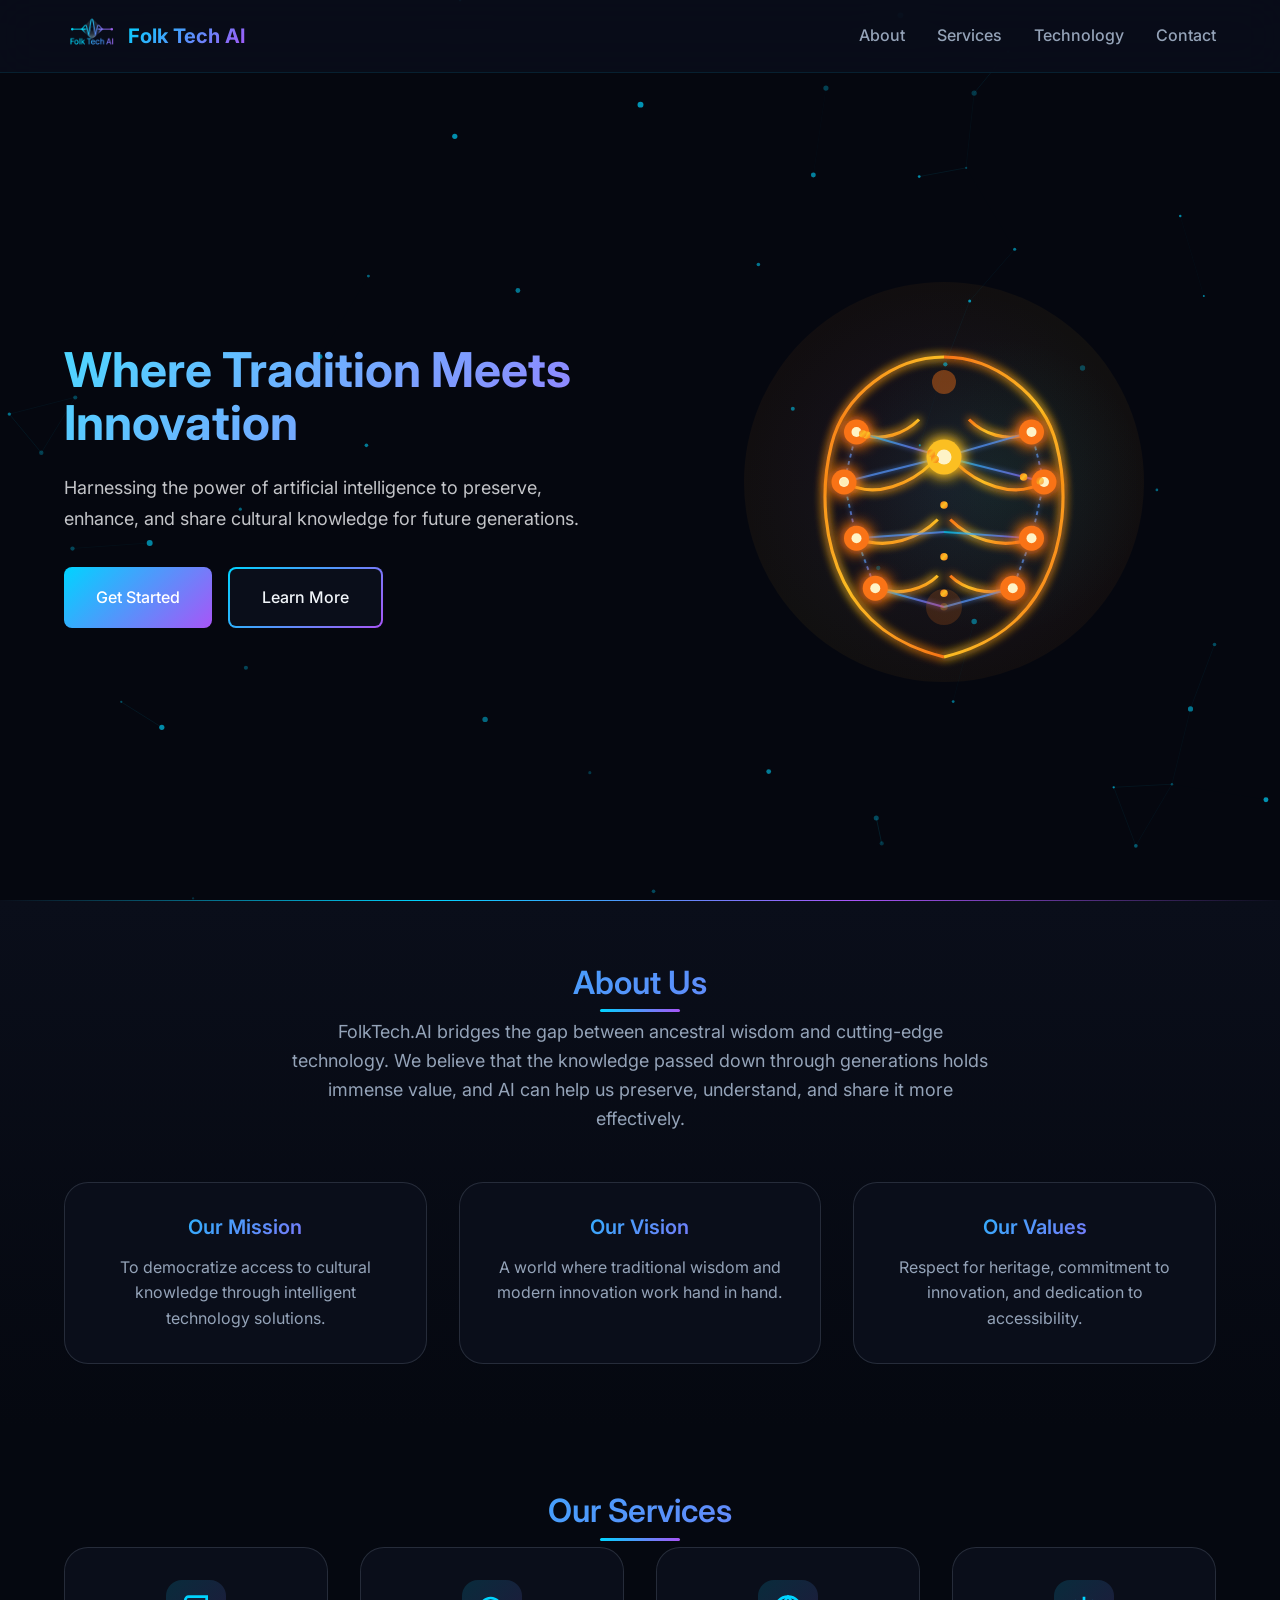
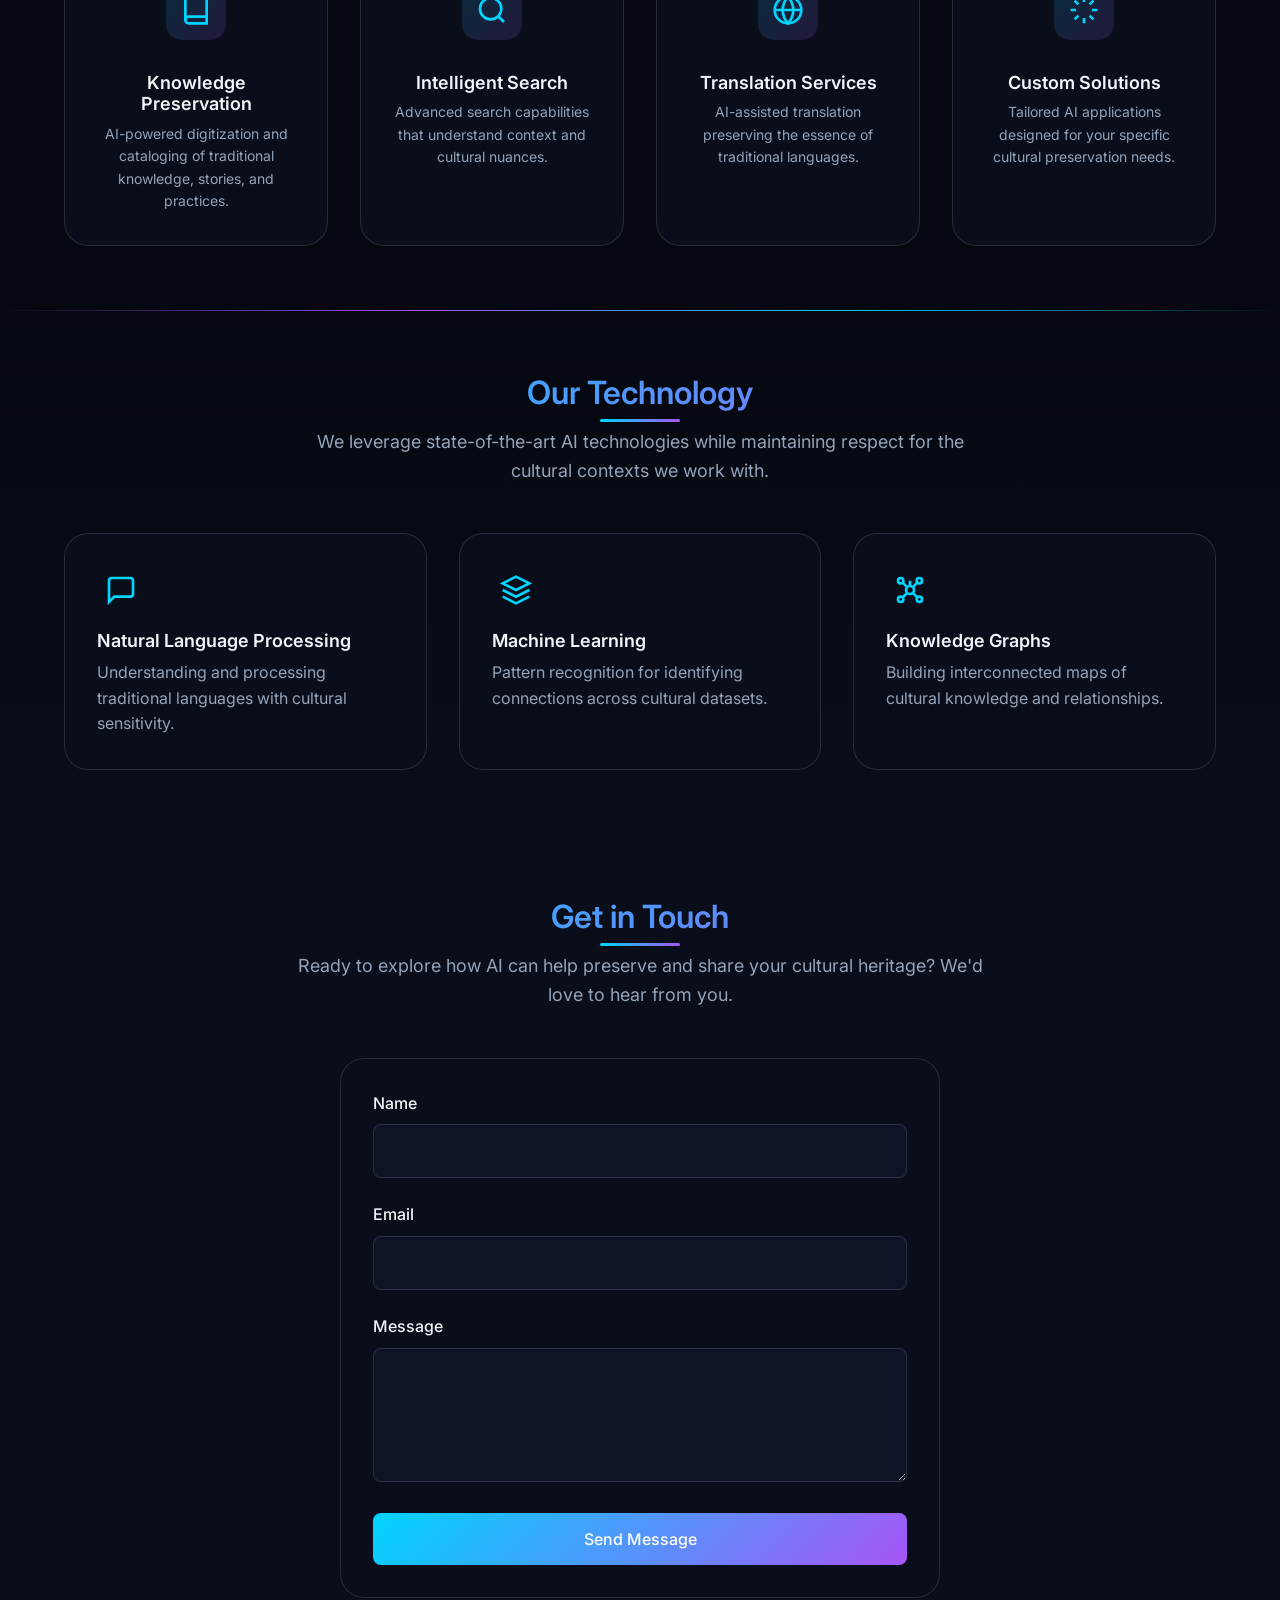
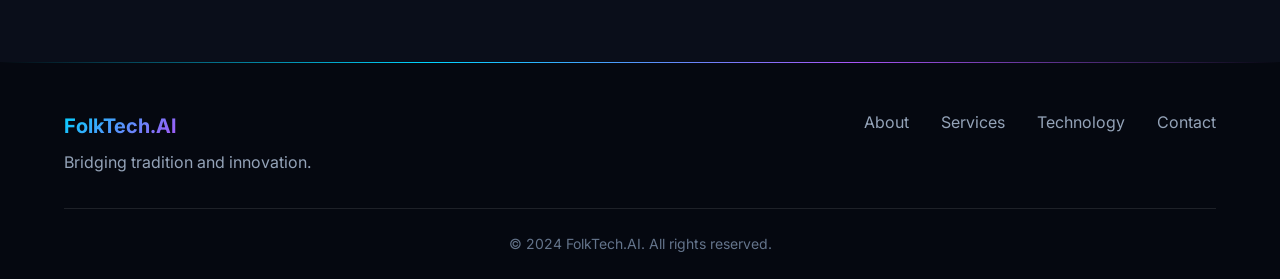
<file: index.html>
<!DOCTYPE html>
<html lang="en">
<head>
    <meta charset="UTF-8">
    <meta name="viewport" content="width=device-width, initial-scale=1.0">
    <meta name="description" content="FolkTech.AI - Bridging traditional wisdom with artificial intelligence">
    <title>FolkTech.AI - Where Tradition Meets Innovation</title>
    <link rel="stylesheet" href="css/style.css">
    <link rel="stylesheet" href="css/hero-clean.css">
    <link rel="stylesheet" href="css/animations.css">
    <link rel="preconnect" href="https://fonts.googleapis.com">
    <link rel="preconnect" href="https://fonts.gstatic.com" crossorigin>
    <link href="https://fonts.googleapis.com/css2?family=Inter:wght@300;400;500;600;700&display=swap" rel="stylesheet">
</head>
<body>
    <div class="page-background" aria-hidden="true"></div>
    <header class="header">
        <nav class="nav container">
            <a href="/" class="logo">
                <div class="logo-wrapper">
                    <img src="/assets/images/logo.png" alt="Folk Tech AI Logo" class="interactive-logo">
                </div>
                <span class="logo-text">Folk Tech AI</span>
            </a>
            <ul class="nav-links">
                <li><a href="#about">About</a></li>
                <li><a href="#services">Services</a></li>
                <li><a href="#technology">Technology</a></li>
                <li><a href="#contact">Contact</a></li>
            </ul>
            <button class="nav-toggle" aria-label="Toggle navigation">
                <span></span>
                <span></span>
                <span></span>
            </button>
        </nav>
    </header>

    <main>
        <section class="hero">
            <div class="hero-bg"></div>
            <!-- Particle background -->
            <canvas id="particleCanvas" class="particle-canvas"></canvas>

            <div class="hero-content container">
                <div class="hero-text">
                    <h1 class="hero-title">Where Tradition Meets Innovation</h1>
                    <p class="hero-subtitle">Harnessing the power of artificial intelligence to preserve, enhance, and share cultural knowledge for future generations.</p>
                    <div class="hero-cta">
                        <a href="#contact" class="btn btn-primary btn-glow">Get Started</a>
                        <a href="#about" class="btn btn-secondary">Learn More</a>
                    </div>
                </div>
                <div class="hero-visual">
                    <!-- Interactive Brain SVG -->
                    <div class="brain-container">
                        <svg xmlns="http://www.w3.org/2000/svg" viewBox="0 0 400 400" class="hero-illustration interactive-brain" id="interactiveBrain">
                            <defs>
                                <!-- Orange/Gold gradient for brain outline and nodes -->
                                <linearGradient id="brainGradient" x1="0%" y1="0%" x2="100%" y2="100%">
                                    <stop offset="0%" style="stop-color:#F97316"/>
                                    <stop offset="50%" style="stop-color:#FBBF24"/>
                                    <stop offset="100%" style="stop-color:#F97316"/>
                                </linearGradient>
                                <!-- Cyan to purple gradient for circuit lines -->
                                <linearGradient id="circuitGradient" x1="0%" y1="0%" x2="100%" y2="100%">
                                    <stop offset="0%" style="stop-color:#00D4FF;stop-opacity:0.7"/>
                                    <stop offset="100%" style="stop-color:#A855F7;stop-opacity:0.7"/>
                                </linearGradient>
                                <!-- Strong orange glow filter -->
                                <filter id="glow" x="-50%" y="-50%" width="200%" height="200%">
                                    <feGaussianBlur stdDeviation="4" result="coloredBlur"/>
                                    <feMerge>
                                        <feMergeNode in="coloredBlur"/>
                                        <feMergeNode in="coloredBlur"/>
                                        <feMergeNode in="SourceGraphic"/>
                                    </feMerge>
                                </filter>
                                <!-- Intense node glow -->
                                <filter id="nodeGlow" x="-100%" y="-100%" width="300%" height="300%">
                                    <feGaussianBlur stdDeviation="6" result="coloredBlur"/>
                                    <feMerge>
                                        <feMergeNode in="coloredBlur"/>
                                        <feMergeNode in="coloredBlur"/>
                                        <feMergeNode in="SourceGraphic"/>
                                    </feMerge>
                                </filter>
                                <!-- Cyan circuit glow -->
                                <filter id="circuitGlow" x="-50%" y="-50%" width="200%" height="200%">
                                    <feGaussianBlur stdDeviation="2" result="coloredBlur"/>
                                    <feMerge>
                                        <feMergeNode in="coloredBlur"/>
                                        <feMergeNode in="SourceGraphic"/>
                                    </feMerge>
                                </filter>
                            </defs>

                            <!-- Background glow -->
                            <circle cx="200" cy="200" r="160" fill="url(#brainGradient)" opacity="0.05"/>

                            <!-- Brain Outline - Orange/Gold glowing -->
                            <g stroke="url(#brainGradient)" stroke-width="2.5" fill="none" filter="url(#glow)">
                                <!-- Left Hemisphere -->
                                <path d="M200 100 C160 100 120 130 110 170 C100 210 105 250 120 280 C135 310 160 330 200 340"/>
                                <!-- Right Hemisphere -->
                                <path d="M200 100 C240 100 280 130 290 170 C300 210 295 250 280 280 C265 310 240 330 200 340"/>
                                <!-- Brain Wrinkles - Left -->
                                <path d="M130 160 C150 170 170 160 180 150"/>
                                <path d="M120 200 C145 215 175 200 190 185"/>
                                <path d="M130 245 C155 255 180 245 195 230"/>
                                <path d="M145 285 C165 292 185 285 195 275"/>
                                <!-- Brain Wrinkles - Right -->
                                <path d="M270 160 C250 170 230 160 220 150"/>
                                <path d="M280 200 C255 215 225 200 210 185"/>
                                <path d="M270 245 C245 255 220 245 205 230"/>
                                <path d="M255 285 C235 292 215 285 205 275"/>
                                <!-- Center Connection -->
                                <path d="M200 120 L200 320" stroke-dasharray="5,5"/>
                            </g>

                            <!-- Circuit Lines - Cyan to Purple -->
                            <g stroke="url(#circuitGradient)" stroke-width="1.5" fill="none" class="circuit-lines" filter="url(#circuitGlow)">
                                <!-- Horizontal Connections -->
                                <line x1="130" y1="160" x2="200" y2="180" class="circuit-line"/>
                                <line x1="270" y1="160" x2="200" y2="180" class="circuit-line"/>
                                <line x1="120" y1="200" x2="200" y2="180" class="circuit-line"/>
                                <line x1="280" y1="200" x2="200" y2="180" class="circuit-line"/>
                                <line x1="130" y1="245" x2="200" y2="240" class="circuit-line"/>
                                <line x1="270" y1="245" x2="200" y2="240" class="circuit-line"/>
                                <line x1="145" y1="285" x2="200" y2="300" class="circuit-line"/>
                                <line x1="255" y1="285" x2="200" y2="300" class="circuit-line"/>
                                <!-- Cross Connections -->
                                <line x1="130" y1="160" x2="120" y2="200" stroke-dasharray="3,3"/>
                                <line x1="120" y1="200" x2="130" y2="245" stroke-dasharray="3,3"/>
                                <line x1="130" y1="245" x2="145" y2="285" stroke-dasharray="3,3"/>
                                <line x1="270" y1="160" x2="280" y2="200" stroke-dasharray="3,3"/>
                                <line x1="280" y1="200" x2="270" y2="245" stroke-dasharray="3,3"/>
                                <line x1="270" y1="245" x2="255" y2="285" stroke-dasharray="3,3"/>
                            </g>

                            <!-- Interactive Clickable Nodes - Orange/Gold glowing -->
                            <g class="brain-nodes">
                                <!-- Left Side Nodes -->
                                <g class="brain-node" data-node="node-1" data-title="Neural Processing">
                                    <circle cx="130" cy="160" r="10" fill="#F97316" filter="url(#nodeGlow)" class="node-bg"/>
                                    <circle cx="130" cy="160" r="4" fill="#FEF3C7"/>
                                    <circle cx="130" cy="160" r="18" fill="transparent" class="node-hitbox"/>
                                </g>
                                <g class="brain-node" data-node="node-2" data-title="Memory Systems">
                                    <circle cx="120" cy="200" r="10" fill="#F97316" filter="url(#nodeGlow)" class="node-bg"/>
                                    <circle cx="120" cy="200" r="4" fill="#FEF3C7"/>
                                    <circle cx="120" cy="200" r="18" fill="transparent" class="node-hitbox"/>
                                </g>
                                <g class="brain-node" data-node="node-3" data-title="Pattern Recognition">
                                    <circle cx="130" cy="245" r="10" fill="#F97316" filter="url(#nodeGlow)" class="node-bg"/>
                                    <circle cx="130" cy="245" r="4" fill="#FEF3C7"/>
                                    <circle cx="130" cy="245" r="18" fill="transparent" class="node-hitbox"/>
                                </g>
                                <g class="brain-node" data-node="node-4" data-title="Language Models">
                                    <circle cx="145" cy="285" r="10" fill="#F97316" filter="url(#nodeGlow)" class="node-bg"/>
                                    <circle cx="145" cy="285" r="4" fill="#FEF3C7"/>
                                    <circle cx="145" cy="285" r="18" fill="transparent" class="node-hitbox"/>
                                </g>

                                <!-- Right Side Nodes -->
                                <g class="brain-node" data-node="node-5" data-title="Visual Processing">
                                    <circle cx="270" cy="160" r="10" fill="#F97316" filter="url(#nodeGlow)" class="node-bg"/>
                                    <circle cx="270" cy="160" r="4" fill="#FEF3C7"/>
                                    <circle cx="270" cy="160" r="18" fill="transparent" class="node-hitbox"/>
                                </g>
                                <g class="brain-node" data-node="node-6" data-title="Data Analytics">
                                    <circle cx="280" cy="200" r="10" fill="#F97316" filter="url(#nodeGlow)" class="node-bg"/>
                                    <circle cx="280" cy="200" r="4" fill="#FEF3C7"/>
                                    <circle cx="280" cy="200" r="18" fill="transparent" class="node-hitbox"/>
                                </g>
                                <g class="brain-node" data-node="node-7" data-title="Decision Engine">
                                    <circle cx="270" cy="245" r="10" fill="#F97316" filter="url(#nodeGlow)" class="node-bg"/>
                                    <circle cx="270" cy="245" r="4" fill="#FEF3C7"/>
                                    <circle cx="270" cy="245" r="18" fill="transparent" class="node-hitbox"/>
                                </g>
                                <g class="brain-node" data-node="node-8" data-title="Knowledge Graph">
                                    <circle cx="255" cy="285" r="10" fill="#F97316" filter="url(#nodeGlow)" class="node-bg"/>
                                    <circle cx="255" cy="285" r="4" fill="#FEF3C7"/>
                                    <circle cx="255" cy="285" r="18" fill="transparent" class="node-hitbox"/>
                                </g>

                                <!-- Center Nodes - Larger and brighter -->
                                <g class="brain-node brain-node-primary" data-node="node-core" data-title="AI Core Engine">
                                    <circle cx="200" cy="180" r="14" fill="#FBBF24" filter="url(#nodeGlow)" class="node-bg"/>
                                    <circle cx="200" cy="180" r="6" fill="#FEF3C7"/>
                                    <circle cx="200" cy="180" r="22" fill="transparent" class="node-hitbox"/>
                                </g>
                            </g>

                            <!-- Pulse Animations - Orange glow -->
                            <g class="pulse-effects">
                                <circle cx="200" cy="120" r="6" fill="#F97316" opacity="0.6">
                                    <animate attributeName="r" values="6;18;6" dur="2s" repeatCount="indefinite"/>
                                    <animate attributeName="opacity" values="0.6;0;0.6" dur="2s" repeatCount="indefinite"/>
                                </circle>
                                <circle cx="200" cy="300" r="6" fill="#F97316" opacity="0.6">
                                    <animate attributeName="r" values="6;18;6" dur="2s" repeatCount="indefinite" begin="1s"/>
                                    <animate attributeName="opacity" values="0.6;0;0.6" dur="2s" repeatCount="indefinite" begin="1s"/>
                                </circle>
                            </g>

                            <!-- Data flow particles (animated via JS) -->
                            <g class="data-particles" id="dataParticles"></g>
                        </svg>

                        <!-- Node tooltip -->
                        <div class="node-tooltip" id="nodeTooltip">
                            <span class="tooltip-text"></span>
                            <span class="tooltip-hint">Click to preview</span>
                        </div>
                    </div>
                </div>
            </div>
        </section>

        <section id="about" class="section about">
            <div class="container">
                <h2 class="section-title">About Us</h2>
                <p class="section-description">FolkTech.AI bridges the gap between ancestral wisdom and cutting-edge technology. We believe that the knowledge passed down through generations holds immense value, and AI can help us preserve, understand, and share it more effectively.</p>
                <div class="about-grid">
                    <div class="about-card electric-card" data-delay="0">
                        <div class="card-glow"></div>
                        <div class="electric-border"></div>
                        <h3>Our Mission</h3>
                        <p>To democratize access to cultural knowledge through intelligent technology solutions.</p>
                    </div>
                    <div class="about-card electric-card" data-delay="100">
                        <div class="card-glow"></div>
                        <div class="electric-border"></div>
                        <h3>Our Vision</h3>
                        <p>A world where traditional wisdom and modern innovation work hand in hand.</p>
                    </div>
                    <div class="about-card electric-card" data-delay="200">
                        <div class="card-glow"></div>
                        <div class="electric-border"></div>
                        <h3>Our Values</h3>
                        <p>Respect for heritage, commitment to innovation, and dedication to accessibility.</p>
                    </div>
                </div>
            </div>
        </section>

        <section id="services" class="section services">
            <div class="container">
                <h2 class="section-title">Our Services</h2>
                <div class="services-grid">
                    <div class="service-card electric-card" data-delay="0">
                        <div class="card-glow"></div>
                        <div class="electric-border"></div>
                        <div class="service-icon-wrapper">
                            <div class="service-icon">
                                <svg viewBox="0 0 24 24" fill="none" stroke="currentColor" stroke-width="2">
                                    <path d="M4 19.5A2.5 2.5 0 0 1 6.5 17H20"/>
                                    <path d="M6.5 2H20v20H6.5A2.5 2.5 0 0 1 4 19.5v-15A2.5 2.5 0 0 1 6.5 2z"/>
                                </svg>
                            </div>
                            <div class="icon-pulse"></div>
                        </div>
                        <h3>Knowledge Preservation</h3>
                        <p>AI-powered digitization and cataloging of traditional knowledge, stories, and practices.</p>
                    </div>
                    <div class="service-card electric-card" data-delay="100">
                        <div class="card-glow"></div>
                        <div class="electric-border"></div>
                        <div class="service-icon-wrapper">
                            <div class="service-icon">
                                <svg viewBox="0 0 24 24" fill="none" stroke="currentColor" stroke-width="2">
                                    <circle cx="11" cy="11" r="8"/>
                                    <path d="M21 21l-4.35-4.35"/>
                                </svg>
                            </div>
                            <div class="icon-pulse"></div>
                        </div>
                        <h3>Intelligent Search</h3>
                        <p>Advanced search capabilities that understand context and cultural nuances.</p>
                    </div>
                    <div class="service-card electric-card" data-delay="200">
                        <div class="card-glow"></div>
                        <div class="electric-border"></div>
                        <div class="service-icon-wrapper">
                            <div class="service-icon">
                                <svg viewBox="0 0 24 24" fill="none" stroke="currentColor" stroke-width="2">
                                    <circle cx="12" cy="12" r="10"/>
                                    <line x1="2" y1="12" x2="22" y2="12"/>
                                    <path d="M12 2a15.3 15.3 0 0 1 4 10 15.3 15.3 0 0 1-4 10 15.3 15.3 0 0 1-4-10 15.3 15.3 0 0 1 4-10z"/>
                                </svg>
                            </div>
                            <div class="icon-pulse"></div>
                        </div>
                        <h3>Translation Services</h3>
                        <p>AI-assisted translation preserving the essence of traditional languages.</p>
                    </div>
                    <div class="service-card electric-card" data-delay="300">
                        <div class="card-glow"></div>
                        <div class="electric-border"></div>
                        <div class="service-icon-wrapper">
                            <div class="service-icon">
                                <svg viewBox="0 0 24 24" fill="none" stroke="currentColor" stroke-width="2">
                                    <path d="M12 2v4M12 18v4M4.93 4.93l2.83 2.83M16.24 16.24l2.83 2.83M2 12h4M18 12h4M4.93 19.07l2.83-2.83M16.24 7.76l2.83-2.83"/>
                                </svg>
                            </div>
                            <div class="icon-pulse"></div>
                        </div>
                        <h3>Custom Solutions</h3>
                        <p>Tailored AI applications designed for your specific cultural preservation needs.</p>
                    </div>
                </div>
            </div>
        </section>

        <section id="technology" class="section technology">
            <div class="container">
                <h2 class="section-title">Our Technology</h2>
                <p class="section-description">We leverage state-of-the-art AI technologies while maintaining respect for the cultural contexts we work with.</p>
                <div class="tech-features">
                    <div class="tech-feature electric-card" data-delay="0">
                        <div class="card-glow"></div>
                        <div class="electric-border"></div>
                        <div class="tech-icon">
                            <svg viewBox="0 0 24 24" fill="none" stroke="currentColor" stroke-width="2">
                                <path d="M21 15a2 2 0 0 1-2 2H7l-4 4V5a2 2 0 0 1 2-2h14a2 2 0 0 1 2 2z"/>
                            </svg>
                        </div>
                        <h3>Natural Language Processing</h3>
                        <p>Understanding and processing traditional languages with cultural sensitivity.</p>
                    </div>
                    <div class="tech-feature electric-card" data-delay="100">
                        <div class="card-glow"></div>
                        <div class="electric-border"></div>
                        <div class="tech-icon">
                            <svg viewBox="0 0 24 24" fill="none" stroke="currentColor" stroke-width="2">
                                <path d="M12 2L2 7l10 5 10-5-10-5z"/>
                                <path d="M2 17l10 5 10-5"/>
                                <path d="M2 12l10 5 10-5"/>
                            </svg>
                        </div>
                        <h3>Machine Learning</h3>
                        <p>Pattern recognition for identifying connections across cultural datasets.</p>
                    </div>
                    <div class="tech-feature electric-card" data-delay="200">
                        <div class="card-glow"></div>
                        <div class="electric-border"></div>
                        <div class="tech-icon">
                            <svg viewBox="0 0 24 24" fill="none" stroke="currentColor" stroke-width="2">
                                <circle cx="12" cy="12" r="3"/>
                                <circle cx="19" cy="5" r="2"/>
                                <circle cx="5" cy="5" r="2"/>
                                <circle cx="5" cy="19" r="2"/>
                                <circle cx="19" cy="19" r="2"/>
                                <line x1="12" y1="9" x2="12" y2="5"/>
                                <line x1="6.5" y1="6.5" x2="9.5" y2="9.5"/>
                                <line x1="14.5" y1="14.5" x2="17.5" y2="17.5"/>
                                <line x1="6.5" y1="17.5" x2="9.5" y2="14.5"/>
                                <line x1="17.5" y1="6.5" x2="14.5" y2="9.5"/>
                            </svg>
                        </div>
                        <h3>Knowledge Graphs</h3>
                        <p>Building interconnected maps of cultural knowledge and relationships.</p>
                    </div>
                </div>
            </div>
        </section>

        <section id="contact" class="section contact">
            <div class="container">
                <h2 class="section-title">Get in Touch</h2>
                <p class="section-description">Ready to explore how AI can help preserve and share your cultural heritage? We'd love to hear from you.</p>
                <form class="contact-form electric-card" id="contactForm">
                    <div class="card-glow"></div>
                    <div class="electric-border"></div>
                    <div class="form-group">
                        <label for="name">Name</label>
                        <input type="text" id="name" name="name" required>
                    </div>
                    <div class="form-group">
                        <label for="email">Email</label>
                        <input type="email" id="email" name="email" required>
                    </div>
                    <div class="form-group">
                        <label for="message">Message</label>
                        <textarea id="message" name="message" rows="5" required></textarea>
                    </div>
                    <button type="submit" class="btn btn-primary btn-glow">Send Message</button>
                </form>
            </div>
        </section>
    </main>

    <footer class="footer">
        <div class="container">
            <div class="footer-content">
                <div class="footer-brand">
                    <span class="logo-text">FolkTech.AI</span>
                    <p>Bridging tradition and innovation.</p>
                </div>
                <div class="footer-links">
                    <a href="#about">About</a>
                    <a href="#services">Services</a>
                    <a href="#technology">Technology</a>
                    <a href="#contact">Contact</a>
                </div>
            </div>
            <div class="footer-bottom">
                <p>&copy; 2024 FolkTech.AI. All rights reserved.</p>
            </div>
        </div>
    </footer>

    <!-- Video Modal -->
    <div class="video-modal" id="videoModal">
        <div class="video-modal-overlay"></div>
        <div class="video-modal-content">
            <button class="video-modal-close" aria-label="Close modal">&times;</button>
            <div class="video-modal-header">
                <h3 class="video-modal-title"></h3>
            </div>
            <div class="video-modal-body">
                <!-- Placeholder video container -->
                <div class="video-placeholder" id="videoPlaceholder">
                    <div class="video-placeholder-animation">
                        <div class="placeholder-brain">
                            <svg viewBox="0 0 100 100" fill="none">
                                <circle cx="50" cy="50" r="40" stroke="url(#placeholderGrad)" stroke-width="2" fill="none">
                                    <animate attributeName="stroke-dasharray" values="0,251;251,0" dur="2s" repeatCount="indefinite"/>
                                </circle>
                                <defs>
                                    <linearGradient id="placeholderGrad" x1="0%" y1="0%" x2="100%" y2="100%">
                                        <stop offset="0%" style="stop-color:#00D4FF"/>
                                        <stop offset="100%" style="stop-color:#A855F7"/>
                                    </linearGradient>
                                </defs>
                            </svg>
                        </div>
                        <p class="placeholder-text">Video Coming Soon</p>
                        <p class="placeholder-subtext">Product demo will be available here</p>
                    </div>
                </div>
                <!-- Actual video element (hidden until videos are uploaded) -->
                <video class="video-player" id="videoPlayer" controls style="display: none;">
                    <source src="" type="video/mp4">
                    Your browser does not support the video tag.
                </video>
            </div>
        </div>
    </div>

    <script src="js/main.js"></script>
    <script src="js/interactions.js"></script>
</body>
</html>
</file>
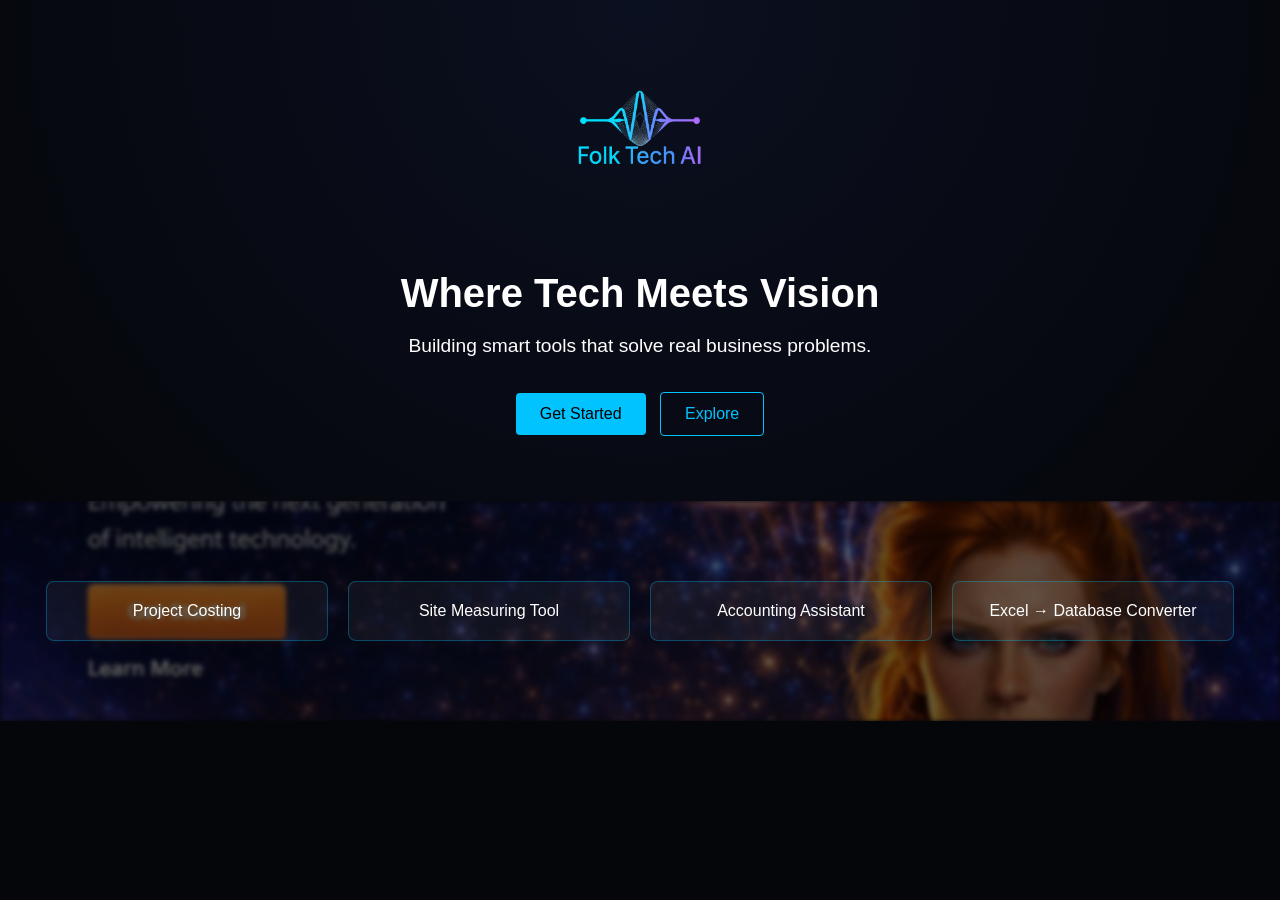
<file: mcsmartbytes_site_package/index.html>
<!DOCTYPE html>
<html lang="en">
<head>
  <meta charset="UTF-8" />
  <meta name="viewport" content="width=device-width, initial-scale=1.0"/>
  <title>MC Smart Bytes</title>
  <link rel="stylesheet" href="styles.css" />
</head>
<body>
  <header class="hero">
    <img src="logo.png" alt="MC Smart Bytes Logo" class="logo floating" />
    <div class="hero-text">
      <h1>Where Tech Meets Vision</h1>
      <p>Building smart tools that solve real business problems.</p>
      <div class="cta-buttons">
        <button class="cta primary">Get Started</button>
        <button class="cta secondary">Explore</button>
      </div>
    </div>
  </header>

  <section class="feature-section">
    <div class="feature-background"></div>
    <div class="feature-content">
      <div class="card">Project Costing</div>
      <div class="card">Site Measuring Tool</div>
      <div class="card">Accounting Assistant</div>
      <div class="card">Excel → Database Converter</div>
    </div>
  </section>

  <script src="script.js"></script>
</body>
</html>
</file>
<file: css/style.css>
/* ========================================
   CSS Variables & Reset
   Folk Tech AI - Dark Cosmic Theme
   ======================================== */
:root {
    /* Brand Colors - Cyan to Purple Gradient */
    --color-cyan: #00D4FF;
    --color-cyan-dark: #00A8CC;
    --color-purple: #A855F7;
    --color-purple-dark: #9333EA;
    --color-orange: #F97316;
    --color-orange-glow: #FB923C;
    --color-gold: #FBBF24;

    /* Primary gradient direction */
    --color-primary: #00D4FF;
    --color-primary-dark: #00A8CC;
    --color-secondary: #A855F7;
    --color-accent: #F97316;

    /* Dark Theme Colors */
    --color-bg-dark: #0A0E1A;
    --color-bg-darker: #050810;
    --color-bg-card: rgba(15, 23, 42, 0.8);
    --color-bg-card-hover: rgba(30, 41, 59, 0.9);

    /* Text Colors */
    --color-text: #F1F5F9;
    --color-text-light: #94A3B8;
    --color-text-muted: #64748B;
    --color-background: #0A0E1A;
    --color-background-alt: #0F172A;
    --color-border: rgba(148, 163, 184, 0.2);
    --color-border-glow: rgba(0, 212, 255, 0.3);

    --font-family: 'Inter', -apple-system, BlinkMacSystemFont, 'Segoe UI', Roboto, sans-serif;
    --font-size-base: 16px;
    --font-size-sm: 0.875rem;
    --font-size-lg: 1.125rem;
    --font-size-xl: 1.25rem;
    --font-size-2xl: 1.5rem;
    --font-size-3xl: 2rem;
    --font-size-4xl: 2.5rem;
    --font-size-5xl: 3rem;

    --spacing-xs: 0.25rem;
    --spacing-sm: 0.5rem;
    --spacing-md: 1rem;
    --spacing-lg: 1.5rem;
    --spacing-xl: 2rem;
    --spacing-2xl: 3rem;
    --spacing-3xl: 4rem;

    --border-radius-sm: 0.25rem;
    --border-radius-md: 0.5rem;
    --border-radius-lg: 1rem;
    --border-radius-xl: 1.5rem;
    --border-radius-full: 9999px;

    --shadow-sm: 0 1px 2px 0 rgba(0, 0, 0, 0.3);
    --shadow-md: 0 4px 6px -1px rgba(0, 0, 0, 0.4), 0 2px 4px -1px rgba(0, 0, 0, 0.3);
    --shadow-lg: 0 10px 15px -3px rgba(0, 0, 0, 0.4), 0 4px 6px -2px rgba(0, 0, 0, 0.3);
    --shadow-xl: 0 20px 25px -5px rgba(0, 0, 0, 0.4), 0 10px 10px -5px rgba(0, 0, 0, 0.3);
    --shadow-glow-cyan: 0 0 20px rgba(0, 212, 255, 0.3), 0 0 40px rgba(0, 212, 255, 0.1);
    --shadow-glow-purple: 0 0 20px rgba(168, 85, 247, 0.3), 0 0 40px rgba(168, 85, 247, 0.1);
    --shadow-glow-orange: 0 0 20px rgba(249, 115, 22, 0.4), 0 0 40px rgba(249, 115, 22, 0.2);

    --transition-fast: 150ms ease;
    --transition-normal: 250ms ease;
    --transition-slow: 350ms ease;

    --max-width: 1200px;
}

/* Reset */
*,
*::before,
*::after {
    box-sizing: border-box;
    margin: 0;
    padding: 0;
}

html {
    font-size: var(--font-size-base);
    scroll-behavior: smooth;
}

body {
    font-family: var(--font-family);
    color: var(--color-text);
    background-color: var(--color-bg-dark);
    line-height: 1.6;
    -webkit-font-smoothing: antialiased;
    -moz-osx-font-smoothing: grayscale;
    overflow-x: hidden;
}

.page-background {
    position: fixed;
    inset: 0;
    background-color: var(--color-bg-darker);
    pointer-events: none;
    z-index: -2;
}

.page-background::before {
    content: '';
    position: absolute;
    inset: 0;
    background-image: url('/assets/images/hero-bg.png');
    background-repeat: no-repeat;
    background-position: center;
    background-size: cover;
    opacity: 0.3;
    filter: none;
}

img {
    max-width: 100%;
    height: auto;
    display: block;
}

a {
    color: inherit;
    text-decoration: none;
}

ul {
    list-style: none;
}

button {
    font-family: inherit;
    cursor: pointer;
    border: none;
    background: none;
}

input,
textarea {
    font-family: inherit;
    font-size: inherit;
}

/* ========================================
   Layout
   ======================================== */
.container {
    width: 100%;
    max-width: var(--max-width);
    margin: 0 auto;
    padding: 0 var(--spacing-lg);
}

.section {
    padding: var(--spacing-3xl) 0;
    position: relative;
}

/* ========================================
   Typography
   ======================================== */
h1, h2, h3, h4, h5, h6 {
    font-weight: 600;
    line-height: 1.2;
    color: var(--color-text);
}

.section-title {
    font-size: var(--font-size-3xl);
    text-align: center;
    margin-bottom: var(--spacing-md);
    background: linear-gradient(135deg, var(--color-cyan) 0%, var(--color-purple) 100%);
    -webkit-background-clip: text;
    -webkit-text-fill-color: transparent;
    background-clip: text;
}

.section-description {
    font-size: var(--font-size-lg);
    color: var(--color-text-light);
    text-align: center;
    max-width: 700px;
    margin: 0 auto var(--spacing-2xl);
}

/* ========================================
   Header & Navigation
   ======================================== */
.header {
    position: fixed;
    top: 0;
    left: 0;
    right: 0;
    background: rgba(10, 14, 26, 0.85);
    backdrop-filter: blur(20px);
    z-index: 1000;
    border-bottom: 1px solid rgba(0, 212, 255, 0.1);
}

.nav {
    display: flex;
    align-items: center;
    justify-content: space-between;
    height: 72px;
}

.logo {
    display: flex;
    align-items: center;
    gap: var(--spacing-sm);
}

/* Interactive Logo Wrapper */
.logo-wrapper {
    display: inline-block;
    perspective: 1200px;
}

.interactive-logo {
    width: 56px;
    height: auto;
    transform-style: preserve-3d;
    transition: transform 0.16s cubic-bezier(.22,.61,.36,1), filter 0.3s ease;
    will-change: transform;
}

.interactive-logo:hover {
    filter: drop-shadow(0 0 14px rgba(0, 200, 255, 0.45))
            drop-shadow(0 0 22px rgba(160, 120, 255, 0.35));
}

.logo-text {
    font-size: var(--font-size-xl);
    font-weight: 700;
    background: linear-gradient(135deg, var(--color-cyan) 0%, var(--color-purple) 100%);
    -webkit-background-clip: text;
    -webkit-text-fill-color: transparent;
    background-clip: text;
}

.nav-links {
    display: flex;
    gap: var(--spacing-xl);
}

.nav-links a {
    font-weight: 500;
    color: var(--color-text-light);
    transition: color var(--transition-fast);
    position: relative;
}

.nav-links a::after {
    content: '';
    position: absolute;
    bottom: -4px;
    left: 0;
    width: 0;
    height: 2px;
    background: linear-gradient(90deg, var(--color-cyan), var(--color-purple));
    transition: width var(--transition-normal);
}

.nav-links a:hover {
    color: var(--color-text);
}

.nav-links a:hover::after {
    width: 100%;
}

.nav-toggle {
    display: none;
    flex-direction: column;
    gap: 5px;
    padding: var(--spacing-sm);
}

.nav-toggle span {
    display: block;
    width: 24px;
    height: 2px;
    background: linear-gradient(90deg, var(--color-cyan), var(--color-purple));
    transition: all var(--transition-fast);
}

/* ========================================
   Buttons
   ======================================== */
.btn {
    display: inline-flex;
    align-items: center;
    justify-content: center;
    padding: var(--spacing-sm) var(--spacing-lg);
    font-size: var(--font-size-base);
    font-weight: 500;
    border-radius: var(--border-radius-md);
    transition: all var(--transition-fast);
    position: relative;
    overflow: hidden;
}

.btn-primary {
    background: linear-gradient(135deg, var(--color-cyan) 0%, var(--color-purple) 100%);
    color: white;
    border: none;
}

.btn-primary:hover {
    transform: translateY(-2px);
    box-shadow: var(--shadow-glow-cyan);
}

.btn-primary::before {
    content: '';
    position: absolute;
    top: 0;
    left: -100%;
    width: 100%;
    height: 100%;
    background: linear-gradient(90deg, transparent, rgba(255,255,255,0.2), transparent);
    transition: left 0.5s ease;
}

.btn-primary:hover::before {
    left: 100%;
}

.btn-secondary {
    background-color: transparent;
    color: var(--color-text);
    border: 2px solid transparent;
    background-image: linear-gradient(var(--color-bg-dark), var(--color-bg-dark)),
                      linear-gradient(135deg, var(--color-cyan), var(--color-purple));
    background-origin: border-box;
    background-clip: padding-box, border-box;
}

.btn-secondary:hover {
    background-image: linear-gradient(135deg, var(--color-cyan), var(--color-purple)),
                      linear-gradient(135deg, var(--color-cyan), var(--color-purple));
    color: white;
}

/* ========================================
   About Section
   ======================================== */
.about {
    background: linear-gradient(180deg, var(--color-bg-dark) 0%, var(--color-bg-darker) 100%);
    position: relative;
}

.about::before {
    content: '';
    position: absolute;
    top: 0;
    left: 0;
    right: 0;
    height: 1px;
    background: linear-gradient(90deg, transparent, var(--color-cyan), var(--color-purple), transparent);
}

.about-grid {
    display: grid;
    grid-template-columns: repeat(auto-fit, minmax(280px, 1fr));
    gap: var(--spacing-xl);
}

.about-card {
    background: var(--color-bg-card);
    padding: var(--spacing-xl);
    border-radius: var(--border-radius-xl);
    text-align: center;
    border: 1px solid var(--color-border);
    backdrop-filter: blur(10px);
    transition: all var(--transition-normal);
    position: relative;
    z-index: 1;
}

.about-card::before {
    content: '';
    position: absolute;
    inset: -1px;
    border-radius: inherit;
    background: linear-gradient(135deg, var(--color-cyan), var(--color-purple));
    z-index: -1;
    opacity: 0;
    transition: opacity var(--transition-normal);
}

.about-card:hover::before {
    opacity: 1;
}

.about-card:hover {
    transform: translateY(-8px);
    box-shadow: var(--shadow-glow-cyan);
    background: var(--color-bg-card-hover);
}

.about-card h3 {
    font-size: var(--font-size-xl);
    margin-bottom: var(--spacing-md);
    background: linear-gradient(135deg, var(--color-cyan) 0%, var(--color-purple) 100%);
    -webkit-background-clip: text;
    -webkit-text-fill-color: transparent;
    background-clip: text;
}

.about-card p {
    color: var(--color-text-light);
}

/* ========================================
   Services Section
   ======================================== */
.services {
    background: var(--color-bg-darker);
    position: relative;
}

.services-grid {
    display: grid;
    grid-template-columns: repeat(auto-fit, minmax(250px, 1fr));
    gap: var(--spacing-xl);
}

.service-card {
    padding: var(--spacing-xl);
    border-radius: var(--border-radius-xl);
    background: var(--color-bg-card);
    border: 1px solid var(--color-border);
    text-align: center;
    transition: all var(--transition-normal);
    position: relative;
    overflow: hidden;
    backdrop-filter: blur(10px);
}

.service-card::before {
    content: '';
    position: absolute;
    inset: 0;
    border-radius: inherit;
    padding: 2px;
    background: linear-gradient(135deg, var(--color-cyan), var(--color-purple));
    -webkit-mask: linear-gradient(#fff 0 0) content-box, linear-gradient(#fff 0 0);
    -webkit-mask-composite: xor;
    mask-composite: exclude;
    opacity: 0;
    transition: opacity var(--transition-normal);
}

.service-card:hover::before {
    opacity: 1;
}

.service-card:hover {
    transform: translateY(-8px);
    box-shadow: var(--shadow-glow-purple);
    background: var(--color-bg-card-hover);
}

.service-icon {
    font-size: var(--font-size-4xl);
    margin-bottom: var(--spacing-md);
}

.service-card h3 {
    font-size: var(--font-size-lg);
    margin-bottom: var(--spacing-sm);
    color: var(--color-text);
}

.service-card p {
    font-size: var(--font-size-sm);
    color: var(--color-text-light);
}

/* ========================================
   Technology Section
   ======================================== */
.technology {
    background: linear-gradient(180deg, var(--color-bg-darker) 0%, var(--color-bg-dark) 100%);
    position: relative;
}

.technology::before {
    content: '';
    position: absolute;
    top: 0;
    left: 0;
    right: 0;
    height: 1px;
    background: linear-gradient(90deg, transparent, var(--color-purple), var(--color-cyan), transparent);
}

.tech-features {
    display: grid;
    grid-template-columns: repeat(auto-fit, minmax(300px, 1fr));
    gap: var(--spacing-xl);
}

.tech-feature {
    padding: var(--spacing-xl);
    background: var(--color-bg-card);
    border-radius: var(--border-radius-xl);
    border: 1px solid var(--color-border);
    position: relative;
    overflow: hidden;
    backdrop-filter: blur(10px);
    transition: all var(--transition-normal);
}

.tech-feature::before {
    content: '';
    position: absolute;
    left: 0;
    top: 0;
    bottom: 0;
    width: 4px;
    background: linear-gradient(180deg, var(--color-cyan), var(--color-purple));
}

.tech-feature:hover {
    transform: translateX(8px);
    box-shadow: var(--shadow-glow-cyan);
    background: var(--color-bg-card-hover);
}

.tech-feature h3 {
    font-size: var(--font-size-lg);
    margin-bottom: var(--spacing-sm);
    color: var(--color-text);
}

.tech-feature p {
    color: var(--color-text-light);
}

/* ========================================
   Contact Section
   ======================================== */
.contact {
    background: var(--color-bg-dark);
}

.contact-form {
    max-width: 600px;
    margin: 0 auto;
    padding: var(--spacing-xl);
    background: var(--color-bg-card);
    border-radius: var(--border-radius-xl);
    border: 1px solid var(--color-border);
    backdrop-filter: blur(10px);
}

.form-group {
    margin-bottom: var(--spacing-lg);
    position: relative;
    z-index: 10;
}

.form-group label {
    display: block;
    font-weight: 500;
    margin-bottom: var(--spacing-sm);
    color: var(--color-text);
}

.form-group input,
.form-group textarea {
    width: 100%;
    padding: var(--spacing-md);
    background: rgba(15, 23, 42, 0.8);
    border: 1px solid var(--color-border);
    border-radius: var(--border-radius-md);
    color: var(--color-text);
    transition: all var(--transition-fast);
}

.form-group input::placeholder,
.form-group textarea::placeholder {
    color: var(--color-text-muted);
}

.form-group input:focus,
.form-group textarea:focus {
    outline: none;
    border-color: var(--color-cyan);
    box-shadow: 0 0 0 3px rgba(0, 212, 255, 0.1), var(--shadow-glow-cyan);
}

.contact-form .btn {
    width: 100%;
    padding: var(--spacing-md);
}

/* ========================================
   Footer
   ======================================== */
.footer {
    background: var(--color-bg-darker);
    color: white;
    padding: var(--spacing-2xl) 0 var(--spacing-lg);
    position: relative;
}

.footer::before {
    content: '';
    position: absolute;
    top: 0;
    left: 0;
    right: 0;
    height: 1px;
    background: linear-gradient(90deg, transparent, var(--color-cyan), var(--color-purple), transparent);
}

.footer-content {
    display: flex;
    justify-content: space-between;
    align-items: flex-start;
    flex-wrap: wrap;
    gap: var(--spacing-xl);
    padding-bottom: var(--spacing-xl);
    border-bottom: 1px solid rgba(255, 255, 255, 0.1);
}

.footer-brand .logo-text {
    display: inline-block;
    margin-bottom: var(--spacing-sm);
}

.footer-brand p {
    color: var(--color-text-light);
}

.footer-links {
    display: flex;
    gap: var(--spacing-xl);
}

.footer-links a {
    color: var(--color-text-light);
    transition: color var(--transition-fast);
}

.footer-links a:hover {
    color: var(--color-cyan);
}

.footer-bottom {
    padding-top: var(--spacing-lg);
    text-align: center;
    color: var(--color-text-muted);
    font-size: var(--font-size-sm);
}

/* ========================================
   Responsive Design
   ======================================== */
@media (max-width: 768px) {
    :root {
        --font-size-3xl: 1.75rem;
        --font-size-4xl: 2rem;
        --font-size-5xl: 2.5rem;
    }

    .nav-links {
        display: none;
        position: absolute;
        top: 100%;
        left: 0;
        right: 0;
        flex-direction: column;
        background: rgba(10, 14, 26, 0.98);
        backdrop-filter: blur(20px);
        padding: var(--spacing-lg);
        gap: var(--spacing-md);
        border-bottom: 1px solid var(--color-border);
    }

    .nav-links.active {
        display: flex;
    }

    .nav-toggle {
        display: flex;
    }

    .footer-content {
        flex-direction: column;
        text-align: center;
    }

    .footer-links {
        justify-content: center;
    }
}

@media (max-width: 480px) {
    .container {
        padding: 0 var(--spacing-md);
    }

    .section {
        padding: var(--spacing-2xl) 0;
    }

    .hero-cta {
        flex-direction: column;
    }

    .hero-cta .btn {
        width: 100%;
    }
}
</file>
<file: css/hero-clean.css>
/* ========================================
   Hero Section - Clean Design
   ======================================== */

.hero {
    position: relative;
    min-height: 100vh;
    display: flex;
    align-items: center;
    padding-top: 72px; /* Header height */
    overflow: hidden;
    color: #F8FAFC;
    background-color: #05070f;
}

.hero-bg {
    display: none;
}

.hero-content {
    display: grid;
    grid-template-columns: 1fr 1fr;
    gap: var(--spacing-3xl);
    align-items: center;
    position: relative;
    z-index: 1;
}

.hero-text {
    max-width: 600px;
}

.hero-title {
    font-size: var(--font-size-5xl);
    font-weight: 700;
    line-height: 1.1;
    margin-bottom: var(--spacing-lg);
    color: #E2E8F0;
    background: linear-gradient(135deg, #4DD7FF 0%, #9A7BFF 100%);
    -webkit-background-clip: text;
    -webkit-text-fill-color: transparent;
    background-clip: text;
}

.hero-subtitle {
    font-size: var(--font-size-lg);
    color: rgba(248, 250, 252, 0.78);
    margin-bottom: var(--spacing-xl);
    line-height: 1.7;
}

.hero-cta {
    display: flex;
    gap: var(--spacing-md);
    flex-wrap: wrap;
}

.hero-cta .btn {
    padding: var(--spacing-md) var(--spacing-xl);
    font-size: var(--font-size-base);
}

/* Hero Visual */
.hero-visual {
    display: flex;
    justify-content: center;
    align-items: center;
    position: relative;
}

.hero-illustration {
    width: 100%;
    max-width: 500px;
    height: auto;
    animation: float 6s ease-in-out infinite;
}

@keyframes float {
    0%, 100% {
        transform: translateY(0);
    }
    50% {
        transform: translateY(-20px);
    }
}

/* Decorative Elements */
.hero-visual::before {
    content: '';
    position: absolute;
    width: 400px;
    height: 400px;
    border-radius: 50%;
    background: radial-gradient(
        circle,
        rgba(79, 70, 229, 0.1) 0%,
        transparent 70%
    );
    z-index: -1;
}

.hero-visual::after {
    content: '';
    position: absolute;
    width: 300px;
    height: 300px;
    border-radius: 50%;
    background: radial-gradient(
        circle,
        rgba(16, 185, 129, 0.1) 0%,
        transparent 70%
    );
    top: 50%;
    left: 60%;
    transform: translate(-50%, -50%);
    z-index: -1;
}

/* Responsive Adjustments */
@media (max-width: 992px) {
    .hero-content {
        grid-template-columns: 1fr;
        text-align: center;
        gap: var(--spacing-2xl);
    }

    .hero-text {
        max-width: 100%;
        order: 1;
    }

    .hero-visual {
        order: 0;
    }

    .hero-illustration {
        max-width: 350px;
    }

    .hero-cta {
        justify-content: center;
    }
}

@media (max-width: 768px) {
    .hero {
        min-height: auto;
        padding-top: calc(72px + var(--spacing-2xl));
        padding-bottom: var(--spacing-2xl);
    }

    .hero-title {
        font-size: var(--font-size-4xl);
    }

    .hero-illustration {
        max-width: 280px;
    }
}

@media (max-width: 480px) {
    .hero-title {
        font-size: var(--font-size-3xl);
    }

    .hero-subtitle {
        font-size: var(--font-size-base);
    }

    .hero-illustration {
        max-width: 220px;
    }
}
</file>
<file: css/animations.css>
/* ========================================
   FolkTech.AI - Spectacular Animations
   Dark Cosmic Theme - Cyan/Purple/Orange
   ======================================== */

/* ========================================
   Particle Canvas Background
   ======================================== */
.particle-canvas {
    position: absolute;
    top: 0;
    left: 0;
    width: 100%;
    height: 100%;
    pointer-events: none;
    z-index: 2;
}

/* ========================================
   Interactive Brain Styles
   ======================================== */
.brain-container {
    position: relative;
    width: 100%;
    max-width: 500px;
}

.interactive-brain {
    width: 100%;
    height: auto;
    cursor: default;
}

/* Brain Nodes */
.brain-node {
    cursor: pointer;
    transition: transform 0.3s ease;
}

.brain-node .node-bg {
    transition: all 0.3s ease;
}

.brain-node .node-hitbox {
    cursor: pointer;
}

.brain-node:hover .node-bg {
    transform: scale(1.3);
    transform-origin: center;
}

.brain-node:hover {
    filter: brightness(1.2);
}

.brain-node-primary .node-bg {
    animation: corePulse 2s ease-in-out infinite;
}

@keyframes corePulse {
    0%, 100% {
        transform: scale(1);
        opacity: 1;
    }
    50% {
        transform: scale(1.1);
        opacity: 0.9;
    }
}

/* Circuit Line Animations */
.circuit-line {
    stroke-dasharray: 100;
    stroke-dashoffset: 100;
    animation: drawLine 2s ease forwards;
}

.circuit-lines line:nth-child(1) { animation-delay: 0.1s; }
.circuit-lines line:nth-child(2) { animation-delay: 0.2s; }
.circuit-lines line:nth-child(3) { animation-delay: 0.3s; }
.circuit-lines line:nth-child(4) { animation-delay: 0.4s; }
.circuit-lines line:nth-child(5) { animation-delay: 0.5s; }
.circuit-lines line:nth-child(6) { animation-delay: 0.6s; }
.circuit-lines line:nth-child(7) { animation-delay: 0.7s; }
.circuit-lines line:nth-child(8) { animation-delay: 0.8s; }

@keyframes drawLine {
    to {
        stroke-dashoffset: 0;
    }
}

/* Node Tooltip */
.node-tooltip {
    position: absolute;
    background: rgba(10, 14, 26, 0.95);
    color: white;
    padding: 12px 16px;
    border-radius: 8px;
    font-size: 14px;
    pointer-events: none;
    opacity: 0;
    transform: translateY(10px);
    transition: all 0.3s ease;
    z-index: 100;
    backdrop-filter: blur(10px);
    border: 1px solid rgba(249, 115, 22, 0.4);
    box-shadow: 0 10px 40px rgba(0, 0, 0, 0.5), 0 0 20px rgba(249, 115, 22, 0.2);
}

.node-tooltip.visible {
    opacity: 1;
    transform: translateY(0);
}

.node-tooltip .tooltip-text {
    display: block;
    font-weight: 600;
    background: linear-gradient(135deg, #F97316, #FBBF24);
    -webkit-background-clip: text;
    -webkit-text-fill-color: transparent;
    background-clip: text;
}

.node-tooltip .tooltip-hint {
    display: block;
    font-size: 11px;
    color: rgba(255, 255, 255, 0.6);
    margin-top: 4px;
}

/* ========================================
   Electric Card Effects
   ======================================== */
.electric-card {
    position: relative;
    overflow: hidden;
    background: var(--color-background);
}

.card-glow {
    position: absolute;
    top: -50%;
    left: -50%;
    width: 200%;
    height: 200%;
    background: radial-gradient(
        circle at center,
        rgba(0, 212, 255, 0.15) 0%,
        transparent 50%
    );
    opacity: 0;
    transition: opacity 0.5s ease;
    pointer-events: none;
    z-index: 0;
}

.electric-card:hover .card-glow {
    opacity: 1;
}

/* Electric Border Animation */
.electric-border {
    position: absolute;
    top: 0;
    left: 0;
    right: 0;
    bottom: 0;
    border-radius: inherit;
    pointer-events: none;
    z-index: 1;
}

.electric-border::before,
.electric-border::after {
    content: '';
    position: absolute;
    width: 100%;
    height: 100%;
    border-radius: inherit;
}

.electric-border::before {
    top: 0;
    left: 0;
    background: linear-gradient(90deg,
        transparent 0%,
        rgba(0, 212, 255, 0.8) 25%,
        rgba(168, 85, 247, 0.8) 50%,
        rgba(0, 212, 255, 0.8) 75%,
        transparent 100%
    );
    background-size: 200% 2px;
    background-repeat: no-repeat;
    background-position: -100% 0;
    opacity: 0;
    transition: opacity 0.3s ease;
}

.electric-border::after {
    bottom: 0;
    right: 0;
    background: linear-gradient(90deg,
        transparent 0%,
        rgba(0, 212, 255, 0.8) 25%,
        rgba(168, 85, 247, 0.8) 50%,
        rgba(0, 212, 255, 0.8) 75%,
        transparent 100%
    );
    background-size: 200% 2px;
    background-repeat: no-repeat;
    background-position: 200% 100%;
    opacity: 0;
    transition: opacity 0.3s ease;
}

.electric-card:hover .electric-border::before {
    opacity: 1;
    animation: electricTop 1.5s linear infinite;
}

.electric-card:hover .electric-border::after {
    opacity: 1;
    animation: electricBottom 1.5s linear infinite;
}

@keyframes electricTop {
    0% {
        background-position: -100% 0;
    }
    100% {
        background-position: 200% 0;
    }
}

@keyframes electricBottom {
    0% {
        background-position: 200% 100%;
    }
    100% {
        background-position: -100% 100%;
    }
}

/* Electric Pulse Effect on Cards */
.electric-card::before {
    content: '';
    position: absolute;
    top: -2px;
    left: -2px;
    right: -2px;
    bottom: -2px;
    background: linear-gradient(135deg, #00D4FF, #A855F7, #00D4FF);
    background-size: 400% 400%;
    border-radius: inherit;
    z-index: -1;
    opacity: 0;
    transition: opacity 0.5s ease;
    animation: gradientShift 3s ease infinite;
}

.electric-card:hover::before {
    opacity: 1;
}

@keyframes gradientShift {
    0% {
        background-position: 0% 50%;
    }
    50% {
        background-position: 100% 50%;
    }
    100% {
        background-position: 0% 50%;
    }
}

/* Spark Effect */
.electric-card.spark::after {
    content: '';
    position: absolute;
    width: 10px;
    height: 10px;
    background: white;
    border-radius: 50%;
    box-shadow:
        0 0 10px #00D4FF,
        0 0 20px #00D4FF,
        0 0 30px #A855F7;
    animation: spark 0.5s ease-out forwards;
    pointer-events: none;
}

@keyframes spark {
    0% {
        transform: scale(1);
        opacity: 1;
    }
    100% {
        transform: scale(3);
        opacity: 0;
    }
}

/* ========================================
   Service Card Icon Effects
   ======================================== */
.service-icon-wrapper {
    position: relative;
    display: inline-flex;
    align-items: center;
    justify-content: center;
    margin-bottom: var(--spacing-md);
}

.service-icon {
    width: 60px;
    height: 60px;
    display: flex;
    align-items: center;
    justify-content: center;
    background: linear-gradient(135deg, rgba(0, 212, 255, 0.15), rgba(168, 85, 247, 0.15));
    border-radius: 16px;
    position: relative;
    z-index: 1;
}

.service-icon svg {
    width: 32px;
    height: 32px;
    stroke: var(--color-primary);
    transition: all 0.3s ease;
}

.service-card:hover .service-icon svg {
    stroke: url(#brainGradient);
    transform: scale(1.1);
}

.icon-pulse {
    position: absolute;
    width: 60px;
    height: 60px;
    border-radius: 16px;
    background: linear-gradient(135deg, rgba(0, 212, 255, 0.3), rgba(168, 85, 247, 0.3));
    opacity: 0;
    z-index: 0;
}

.service-card:hover .icon-pulse {
    animation: iconPulse 1s ease-out infinite;
}

@keyframes iconPulse {
    0% {
        transform: scale(1);
        opacity: 0.5;
    }
    100% {
        transform: scale(1.5);
        opacity: 0;
    }
}

/* ========================================
   Tech Feature Icons
   ======================================== */
.tech-icon {
    width: 48px;
    height: 48px;
    display: flex;
    align-items: center;
    justify-content: center;
    margin-bottom: var(--spacing-md);
}

.tech-icon svg {
    width: 32px;
    height: 32px;
    stroke: var(--color-primary);
    transition: all 0.3s ease;
}

.tech-feature:hover .tech-icon svg {
    stroke: var(--color-secondary);
    transform: rotate(5deg) scale(1.1);
}

/* ========================================
   Button Glow Effect
   ======================================== */
.btn-glow {
    position: relative;
    overflow: hidden;
}

.btn-glow::before {
    content: '';
    position: absolute;
    top: 0;
    left: -100%;
    width: 100%;
    height: 100%;
    background: linear-gradient(
        90deg,
        transparent,
        rgba(255, 255, 255, 0.3),
        transparent
    );
    transition: left 0.5s ease;
}

.btn-glow:hover::before {
    left: 100%;
}

.btn-glow::after {
    content: '';
    position: absolute;
    top: -50%;
    left: -50%;
    width: 200%;
    height: 200%;
    background: radial-gradient(
        circle at center,
        rgba(255, 255, 255, 0.1) 0%,
        transparent 50%
    );
    opacity: 0;
    transition: opacity 0.3s ease;
}

.btn-glow:hover::after {
    opacity: 1;
}

/* ========================================
   Video Modal Styles
   ======================================== */
.video-modal {
    position: fixed;
    top: 0;
    left: 0;
    width: 100%;
    height: 100%;
    z-index: 10000;
    display: flex;
    align-items: center;
    justify-content: center;
    opacity: 0;
    visibility: hidden;
    transition: all 0.4s ease;
}

.video-modal.active {
    opacity: 1;
    visibility: visible;
}

.video-modal-overlay {
    position: absolute;
    top: 0;
    left: 0;
    width: 100%;
    height: 100%;
    background: rgba(0, 0, 0, 0.9);
    backdrop-filter: blur(10px);
}

.video-modal-content {
    position: relative;
    width: 90%;
    max-width: 800px;
    background: linear-gradient(135deg, rgba(15, 23, 42, 0.98), rgba(5, 8, 16, 0.98));
    border-radius: 20px;
    overflow: hidden;
    transform: scale(0.9) translateY(20px);
    transition: transform 0.4s ease;
    border: 1px solid rgba(0, 212, 255, 0.3);
    box-shadow:
        0 0 50px rgba(0, 212, 255, 0.3),
        0 0 100px rgba(168, 85, 247, 0.1);
}

.video-modal.active .video-modal-content {
    transform: scale(1) translateY(0);
}

.video-modal-close {
    position: absolute;
    top: 16px;
    right: 16px;
    width: 40px;
    height: 40px;
    display: flex;
    align-items: center;
    justify-content: center;
    background: rgba(255, 255, 255, 0.1);
    border: none;
    border-radius: 50%;
    color: white;
    font-size: 24px;
    cursor: pointer;
    transition: all 0.3s ease;
    z-index: 10;
}

.video-modal-close:hover {
    background: rgba(239, 68, 68, 0.8);
    transform: rotate(90deg);
}

.video-modal-header {
    padding: 24px 24px 16px;
    border-bottom: 1px solid rgba(255, 255, 255, 0.1);
}

.video-modal-title {
    font-size: 1.5rem;
    font-weight: 600;
    background: linear-gradient(135deg, #00D4FF, #A855F7);
    -webkit-background-clip: text;
    -webkit-text-fill-color: transparent;
    background-clip: text;
    margin: 0;
}

.video-modal-body {
    padding: 24px;
    min-height: 300px;
}

/* Video Placeholder */
.video-placeholder {
    width: 100%;
    aspect-ratio: 16/9;
    background: linear-gradient(135deg, rgba(0, 212, 255, 0.1), rgba(168, 85, 247, 0.1));
    border-radius: 12px;
    display: flex;
    align-items: center;
    justify-content: center;
    border: 2px dashed rgba(0, 212, 255, 0.3);
}

.video-placeholder-animation {
    text-align: center;
}

.placeholder-brain {
    width: 80px;
    height: 80px;
    margin: 0 auto 20px;
}

.placeholder-brain svg {
    width: 100%;
    height: 100%;
}

.placeholder-text {
    font-size: 1.25rem;
    font-weight: 600;
    color: white;
    margin-bottom: 8px;
}

.placeholder-subtext {
    font-size: 0.875rem;
    color: rgba(255, 255, 255, 0.5);
}

.video-player {
    width: 100%;
    border-radius: 12px;
}

/* ========================================
   Scroll Reveal Animations
   ======================================== */
.reveal-up {
    opacity: 0;
    transform: translateY(40px);
    transition: all 0.8s cubic-bezier(0.4, 0, 0.2, 1);
}

.reveal-up.revealed {
    opacity: 1;
    transform: translateY(0);
}

.reveal-left {
    opacity: 0;
    transform: translateX(-40px);
    transition: all 0.8s cubic-bezier(0.4, 0, 0.2, 1);
}

.reveal-left.revealed {
    opacity: 1;
    transform: translateX(0);
}

.reveal-right {
    opacity: 0;
    transform: translateX(40px);
    transition: all 0.8s cubic-bezier(0.4, 0, 0.2, 1);
}

.reveal-right.revealed {
    opacity: 1;
    transform: translateX(0);
}

.reveal-scale {
    opacity: 0;
    transform: scale(0.9);
    transition: all 0.8s cubic-bezier(0.4, 0, 0.2, 1);
}

.reveal-scale.revealed {
    opacity: 1;
    transform: scale(1);
}

/* Staggered Animation Delays */
[data-delay="0"] { transition-delay: 0ms; }
[data-delay="100"] { transition-delay: 100ms; }
[data-delay="200"] { transition-delay: 200ms; }
[data-delay="300"] { transition-delay: 300ms; }
[data-delay="400"] { transition-delay: 400ms; }
[data-delay="500"] { transition-delay: 500ms; }

/* ========================================
   Data Particle Animations
   ======================================== */
.data-particle {
    fill: url(#brainGradient);
    animation: particleFlow 2s ease-in-out infinite;
}

@keyframes particleFlow {
    0% {
        opacity: 0;
        transform: translate(0, 0);
    }
    50% {
        opacity: 1;
    }
    100% {
        opacity: 0;
        transform: translate(var(--dx), var(--dy));
    }
}

/* ========================================
   Floating Animation Enhancement
   ======================================== */
@keyframes float {
    0%, 100% {
        transform: translateY(0) rotate(0deg);
    }
    25% {
        transform: translateY(-10px) rotate(1deg);
    }
    75% {
        transform: translateY(-5px) rotate(-1deg);
    }
}

.hero-illustration {
    animation: float 6s ease-in-out infinite;
}

/* ========================================
   Section Title Animations
   ======================================== */
.section-title {
    position: relative;
    display: inline-block;
    width: 100%;
}

.section-title::after {
    content: '';
    position: absolute;
    bottom: -10px;
    left: 50%;
    transform: translateX(-50%);
    width: 0;
    height: 3px;
    background: linear-gradient(90deg, #00D4FF, #A855F7);
    border-radius: 2px;
    transition: width 0.8s ease;
}

.section-title.revealed::after {
    width: 80px;
}

/* ========================================
   Contact Form Input Effects
   ======================================== */
.contact-form .form-group input:focus,
.contact-form .form-group textarea:focus {
    box-shadow:
        0 0 0 3px rgba(79, 70, 229, 0.1),
        0 0 20px rgba(79, 70, 229, 0.1);
}

/* ========================================
   Loading States
   ======================================== */
.loading-shimmer {
    background: linear-gradient(
        90deg,
        rgba(255, 255, 255, 0) 0%,
        rgba(255, 255, 255, 0.1) 50%,
        rgba(255, 255, 255, 0) 100%
    );
    background-size: 200% 100%;
    animation: shimmer 1.5s infinite;
}

@keyframes shimmer {
    0% {
        background-position: -200% 0;
    }
    100% {
        background-position: 200% 0;
    }
}

/* ========================================
   Responsive Adjustments
   ======================================== */
@media (max-width: 768px) {
    .brain-container {
        max-width: 350px;
        margin: 0 auto;
    }

    .node-tooltip {
        font-size: 12px;
        padding: 8px 12px;
    }

    .video-modal-content {
        width: 95%;
        margin: 20px;
    }

    .video-modal-title {
        font-size: 1.25rem;
    }

    .placeholder-brain {
        width: 60px;
        height: 60px;
    }
}

@media (max-width: 480px) {
    .service-icon {
        width: 50px;
        height: 50px;
    }

    .service-icon svg {
        width: 24px;
        height: 24px;
    }

    .icon-pulse {
        width: 50px;
        height: 50px;
    }
}

/* ========================================
   Reduced Motion Support
   ======================================== */
@media (prefers-reduced-motion: reduce) {
    *,
    *::before,
    *::after {
        animation-duration: 0.01ms !important;
        animation-iteration-count: 1 !important;
        transition-duration: 0.01ms !important;
    }

    .hero-illustration {
        animation: none;
    }

    .electric-card::before,
    .electric-border::before,
    .electric-border::after {
        animation: none;
    }
}
</file>
<file: mcsmartbytes_site_package/styles.css>
body {
  margin: 0;
  background: #05060a;
  font-family: Arial, sans-serif;
  color: white;
}

.hero {
  text-align: center;
  padding: 60px 20px;
  background: radial-gradient(circle at top, #0b1020, #05060a);
  position: relative;
  overflow: hidden;
}

.logo {
  width: 160px;
  height: auto;
  margin-bottom: 20px;
}

.floating {
  animation: float 4s ease-in-out infinite;
}

@keyframes float {
  0% { transform: translateY(0); }
  50% { transform: translateY(-8px); }
  100% { transform: translateY(0); }
}

.hero-text h1 {
  font-size: 2.5rem;
  margin-bottom: 10px;
}

.hero-text p {
  font-size: 1.2rem;
  margin-bottom: 30px;
}

.cta-buttons .cta {
  padding: 12px 24px;
  margin: 5px;
  border: none;
  cursor: pointer;
  font-size: 1rem;
  border-radius: 4px;
  transition: background 0.3s ease;
}

.cta.primary {
  background: #00c3ff;
  color: #000;
}

.cta.secondary {
  background: transparent;
  color: #00c3ff;
  border: 1px solid #00c3ff;
}

.feature-section {
  position: relative;
  padding: 80px 20px;
  text-align: center;
  overflow: hidden;
}

.feature-background {
  background-image: url('feature-bg.png');
  background-size: cover;
  background-position: center;
  filter: brightness(0.4) blur(2px);
  position: absolute;
  inset: 0;
  z-index: 0;
  animation: pulseGlow 6s ease-in-out infinite;
}

@keyframes pulseGlow {
  0%, 100% { filter: brightness(0.4) blur(2px); }
  50% { filter: brightness(0.6) blur(2px); }
}

.feature-content {
  position: relative;
  z-index: 1;
  display: flex;
  flex-wrap: wrap;
  justify-content: center;
  gap: 20px;
}

.card {
  background: rgba(255, 255, 255, 0.05);
  border: 1px solid rgba(0, 200, 255, 0.3);
  padding: 20px 30px;
  border-radius: 8px;
  min-width: 220px;
  font-size: 1rem;
  transition: transform 0.3s ease, box-shadow 0.3s ease;
  opacity: 0;
  transform: translateY(20px);
}

.card:hover {
  box-shadow: 0 0 20px rgba(0, 200, 255, 0.4);
  transform: translateY(-5px);
}
</file>
